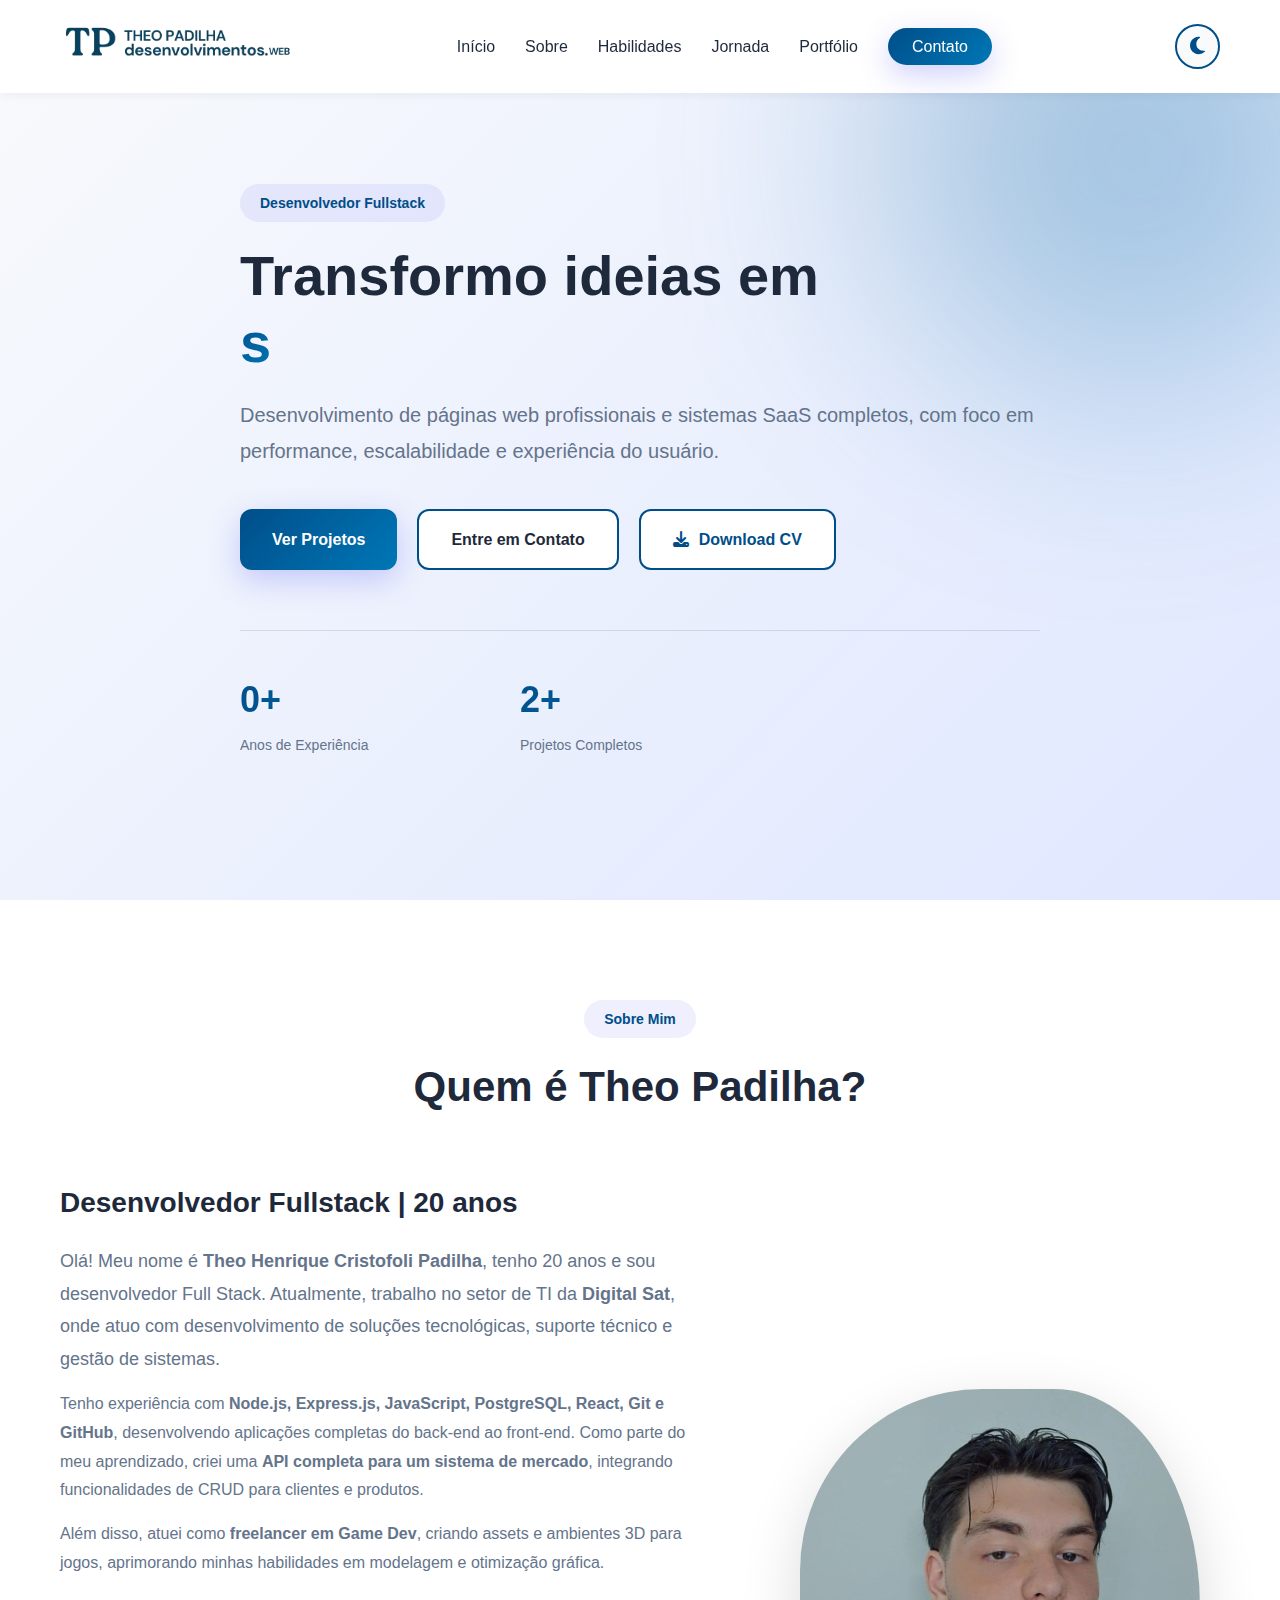
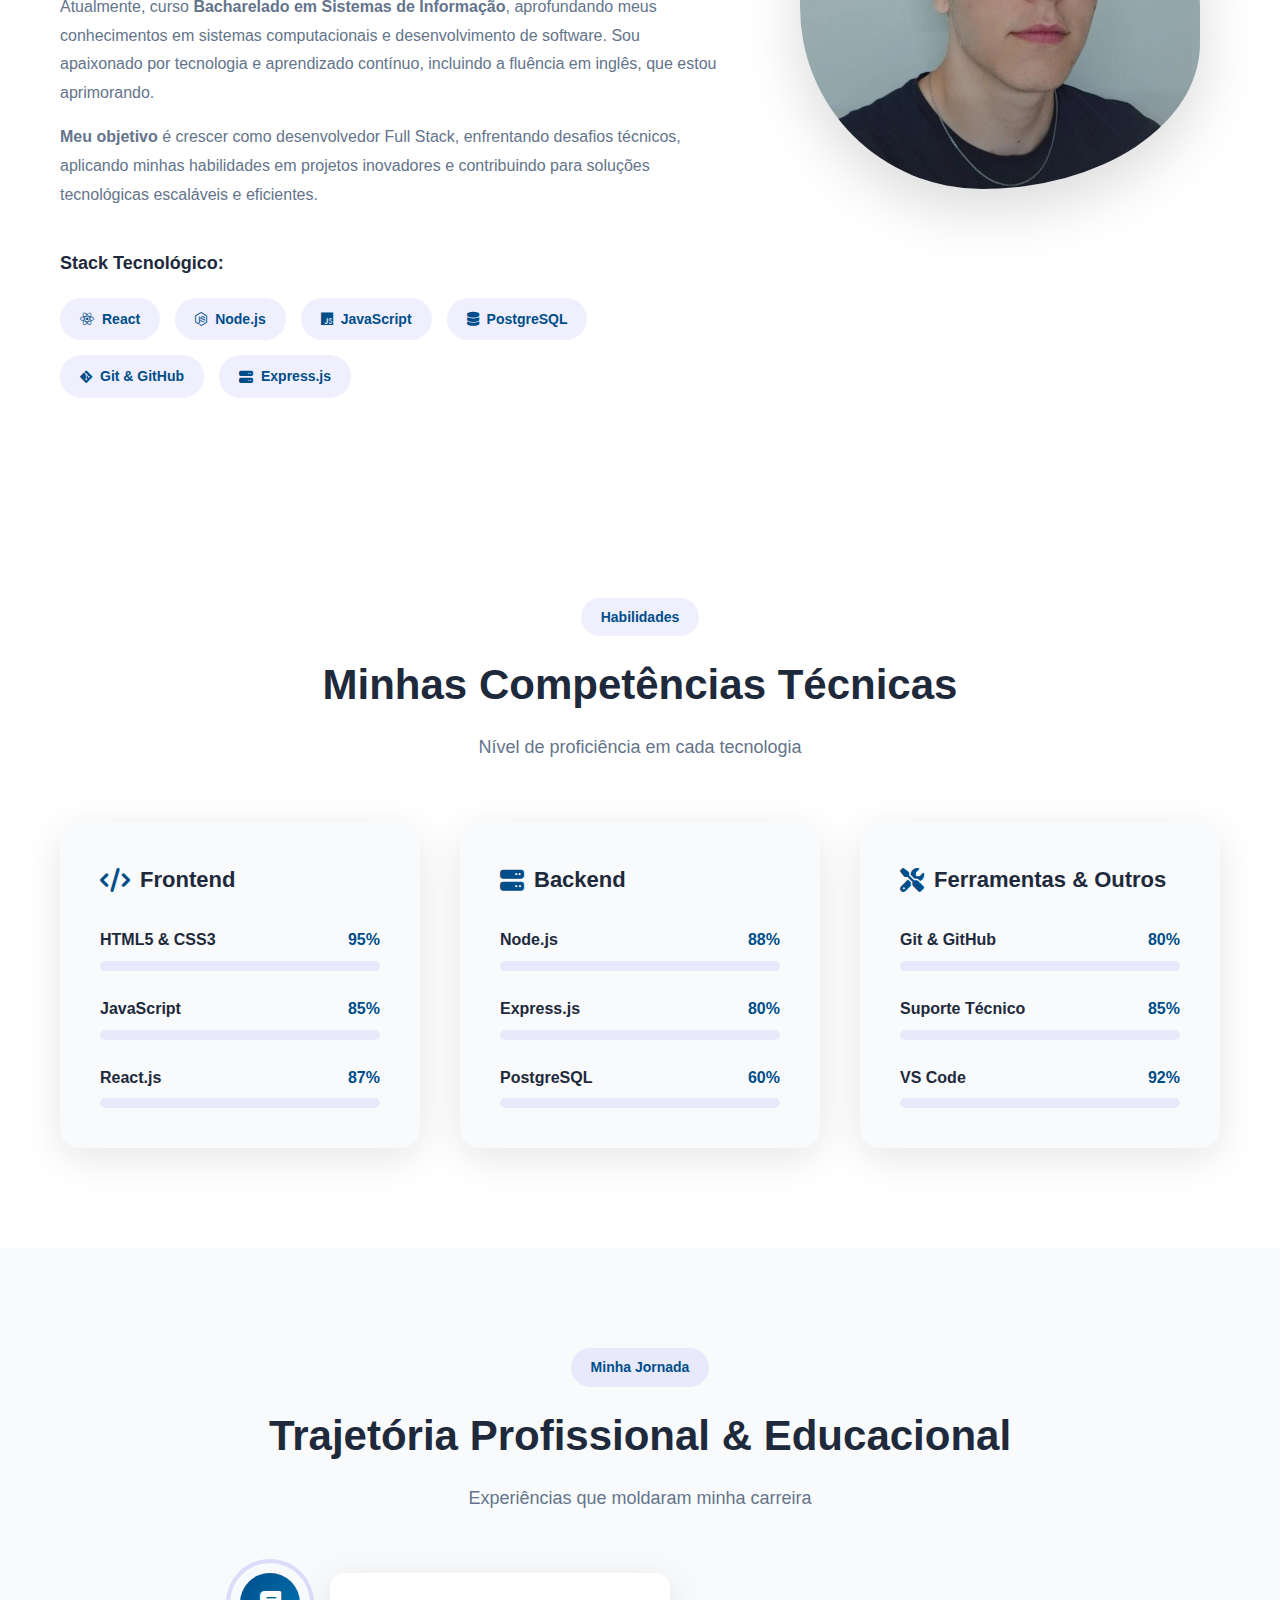
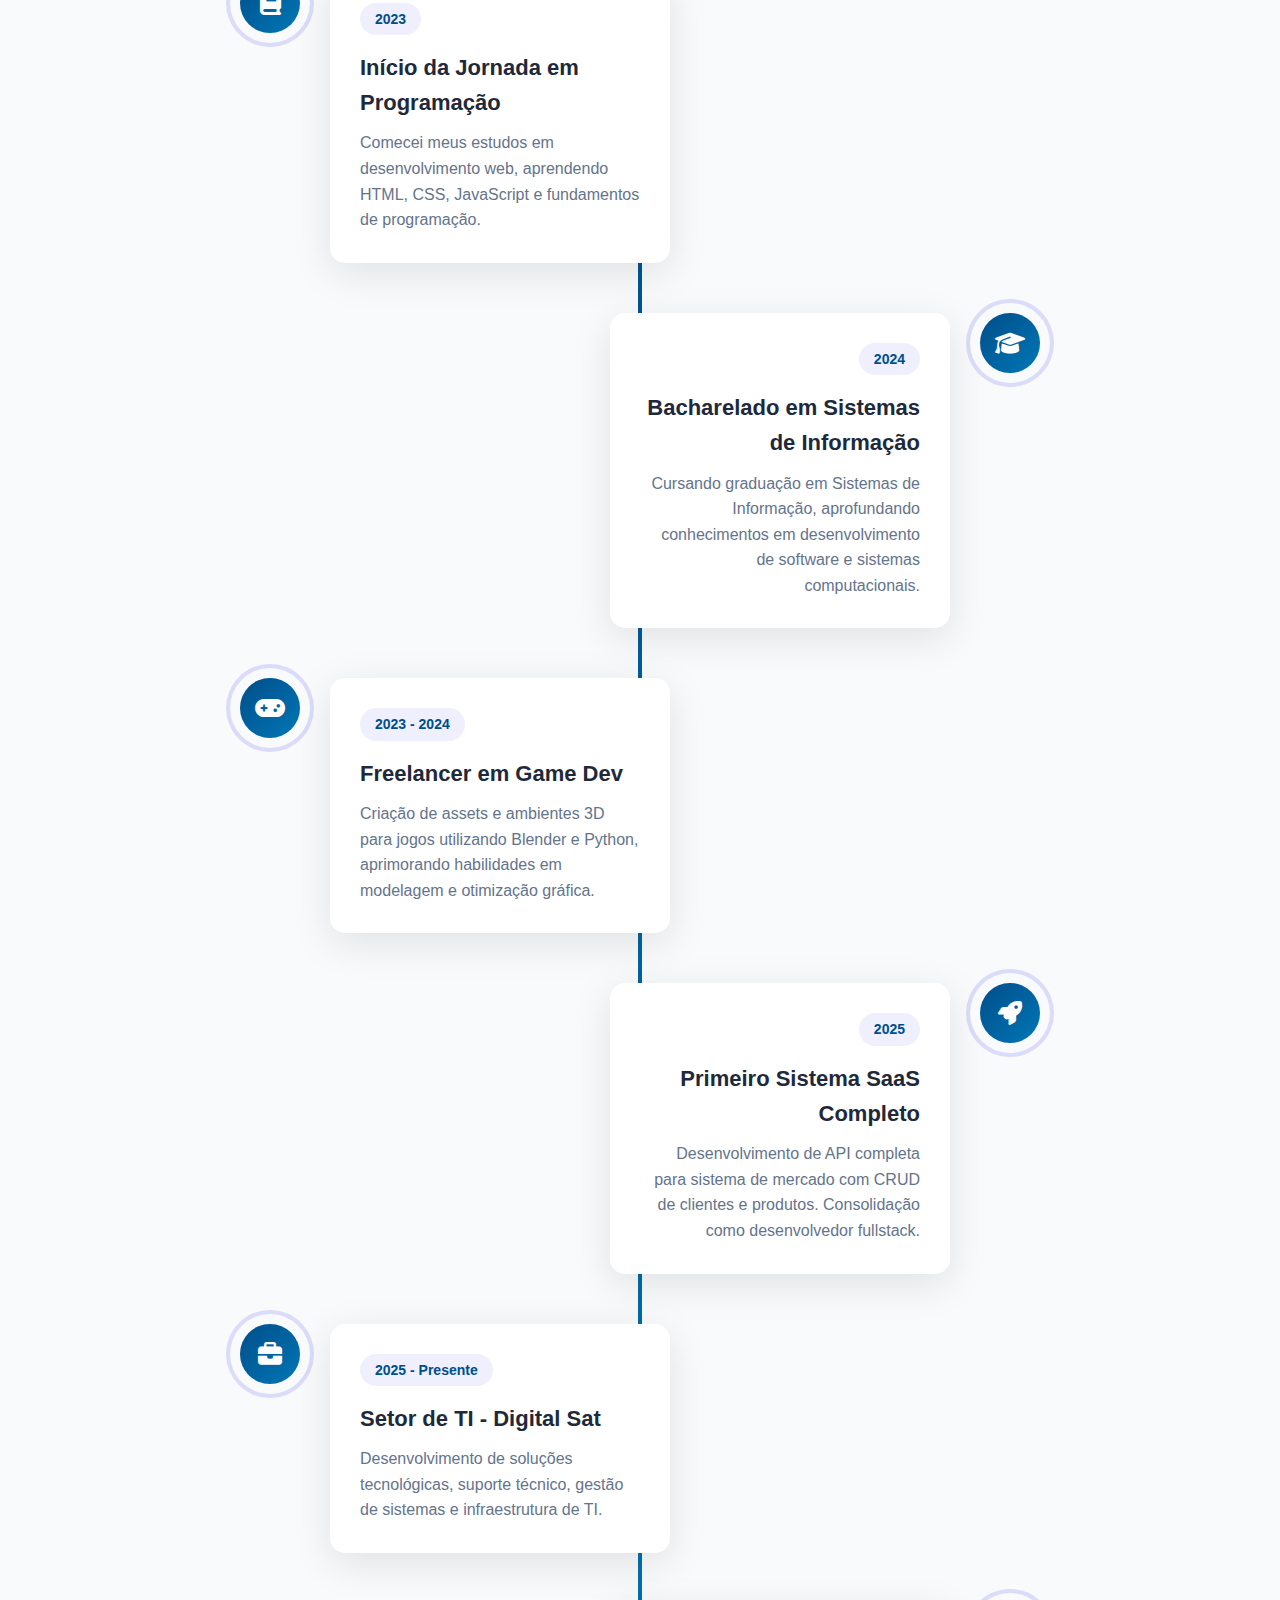
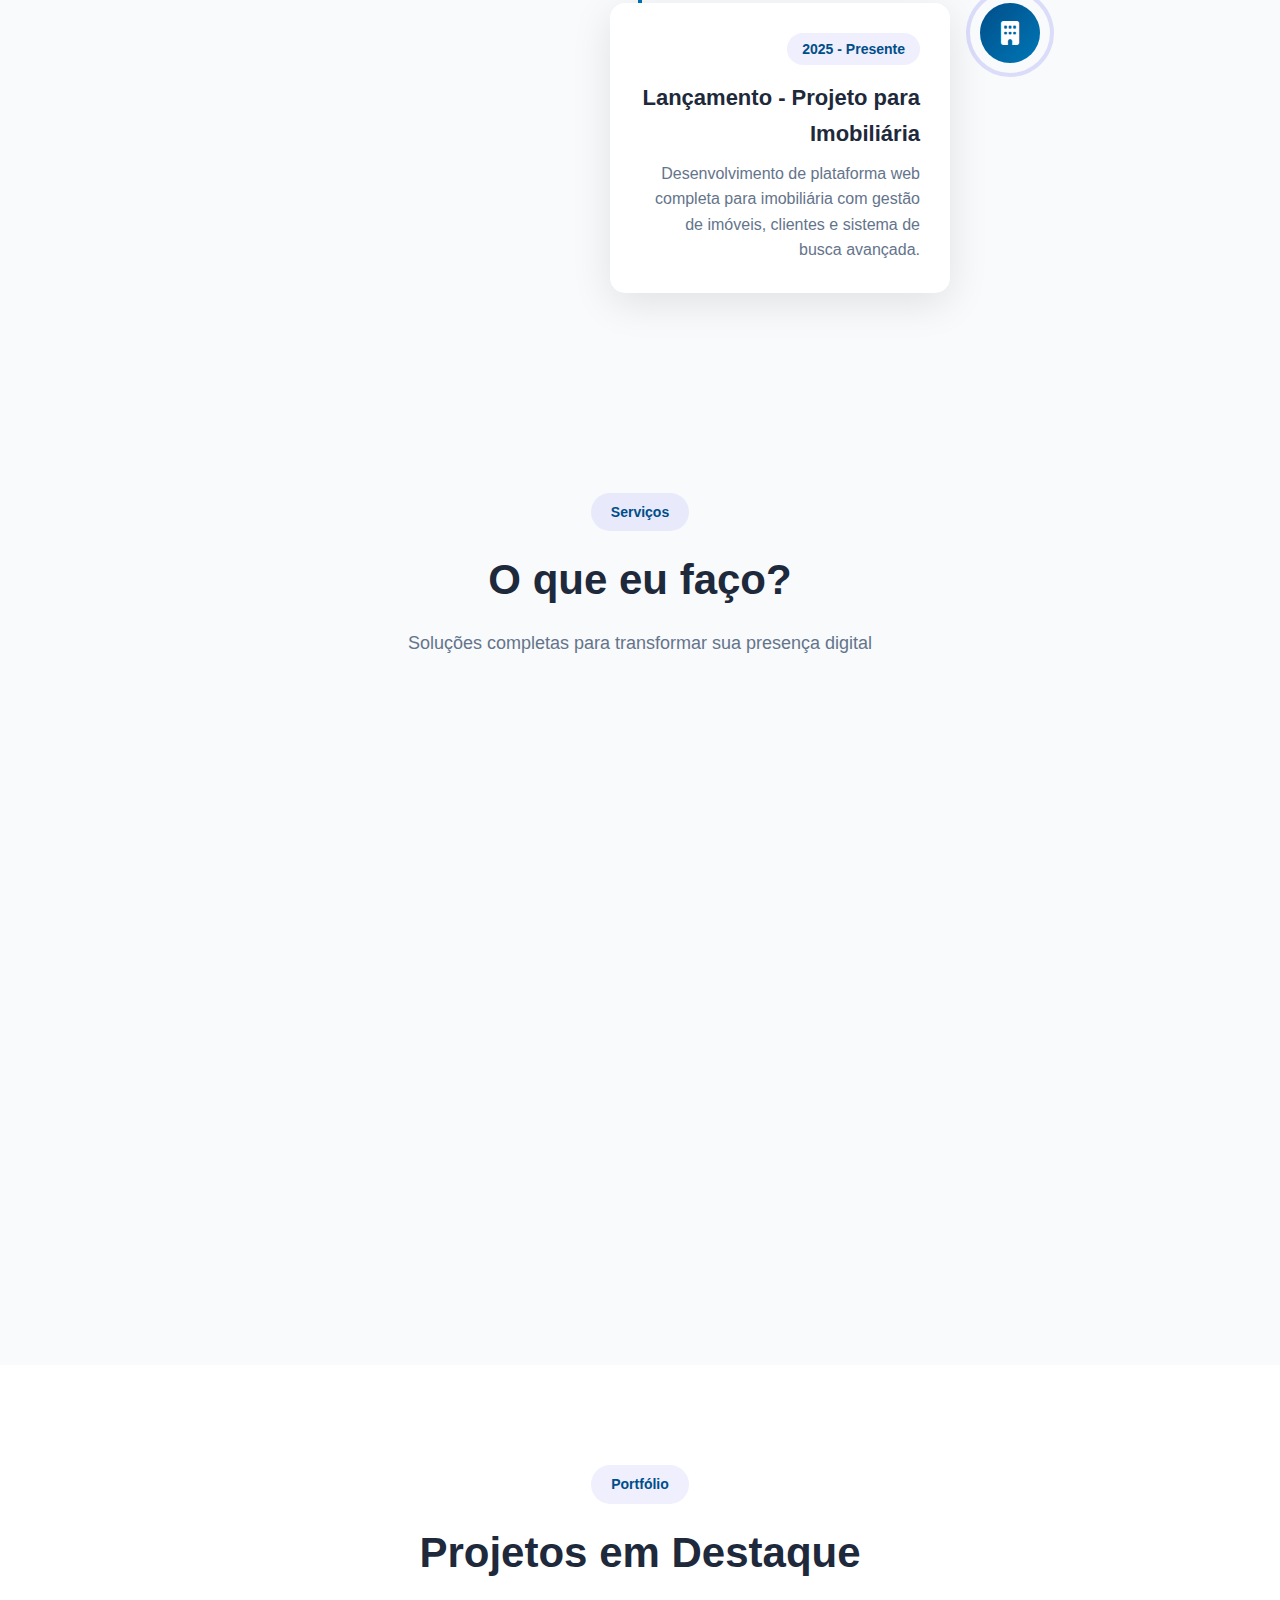
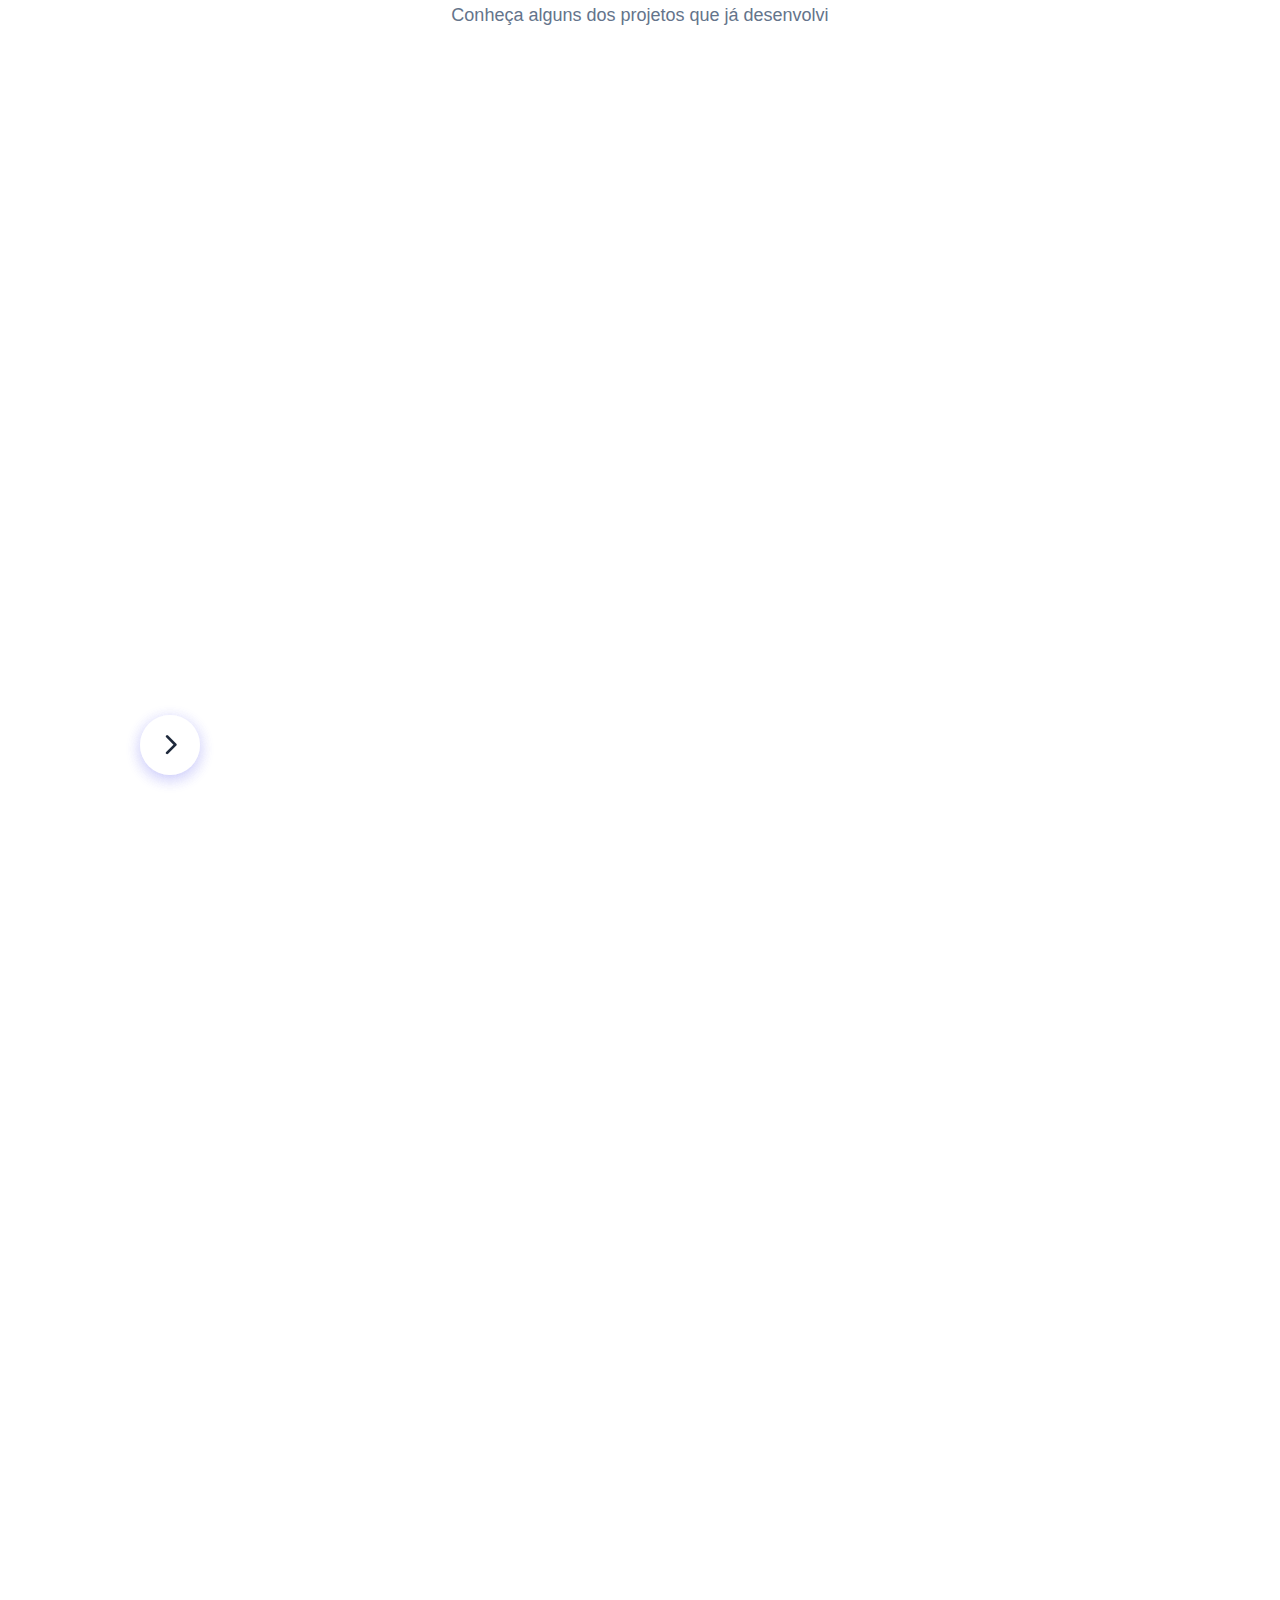
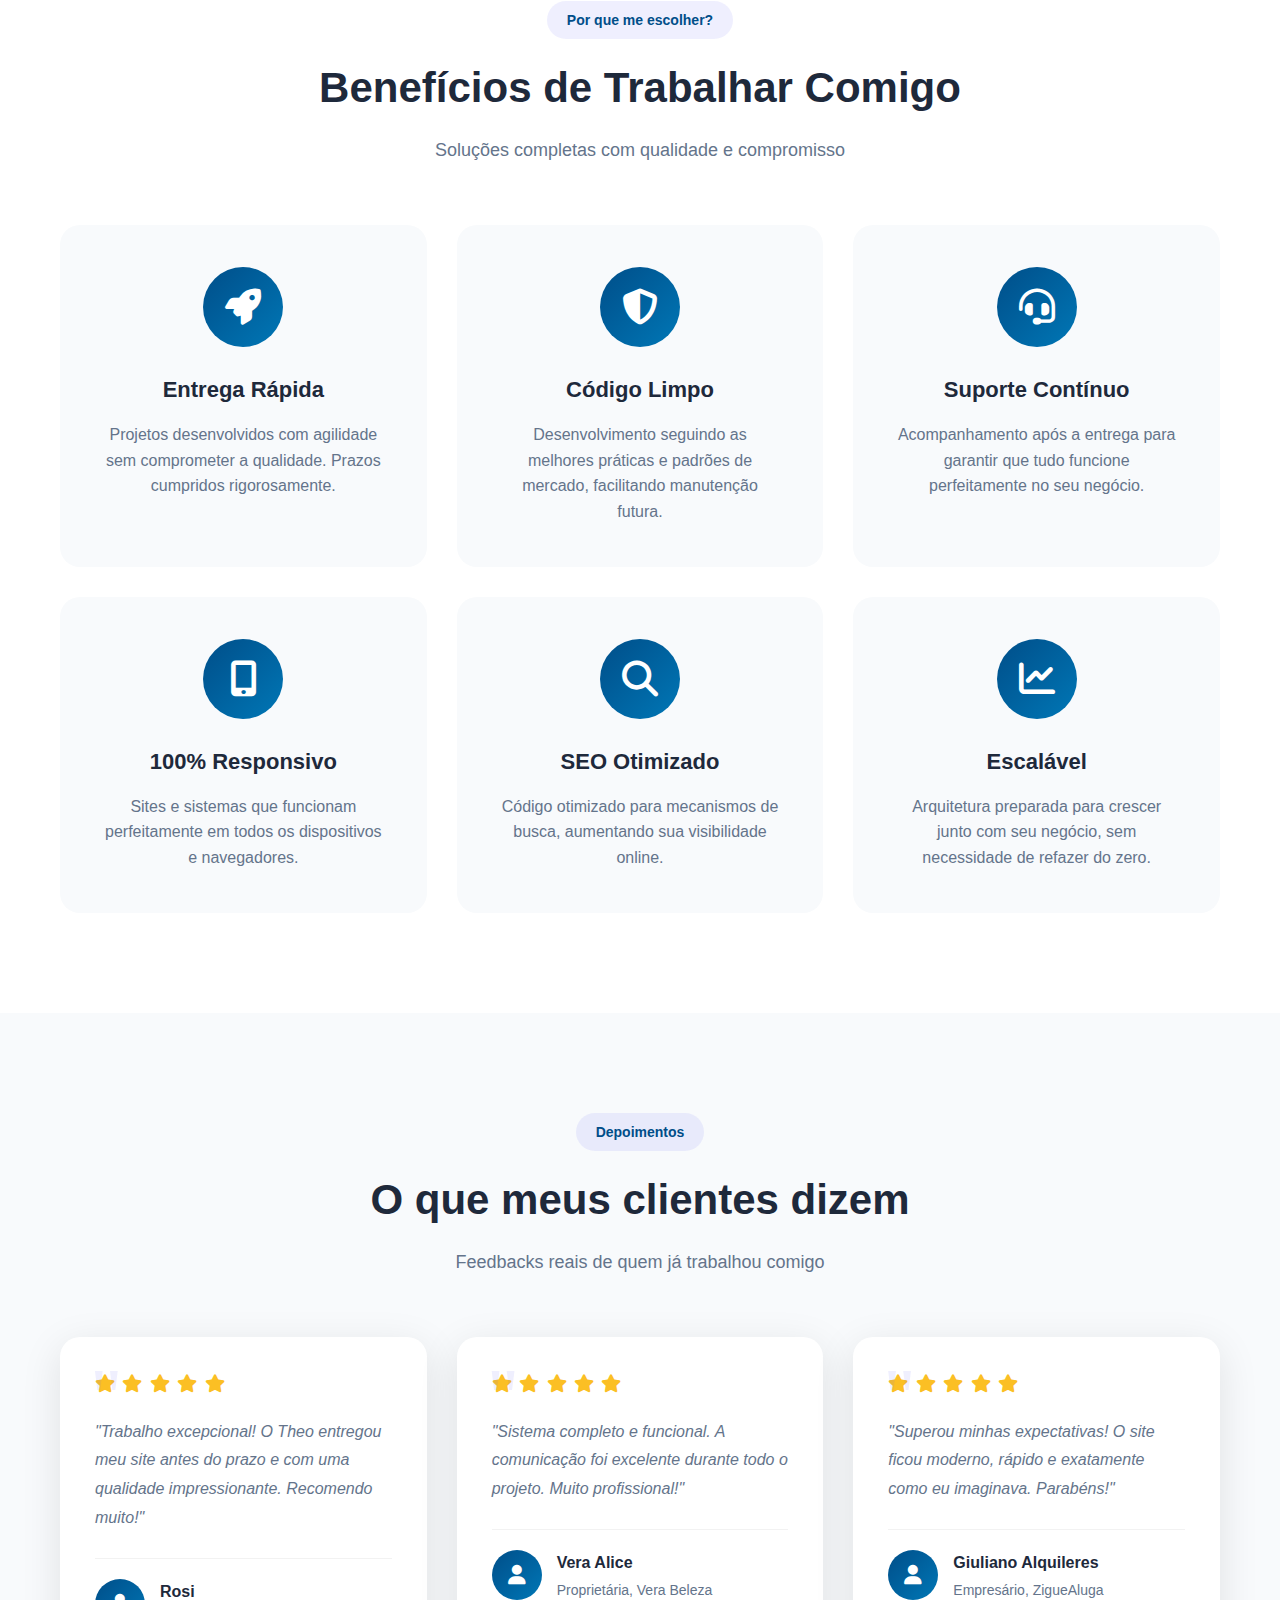
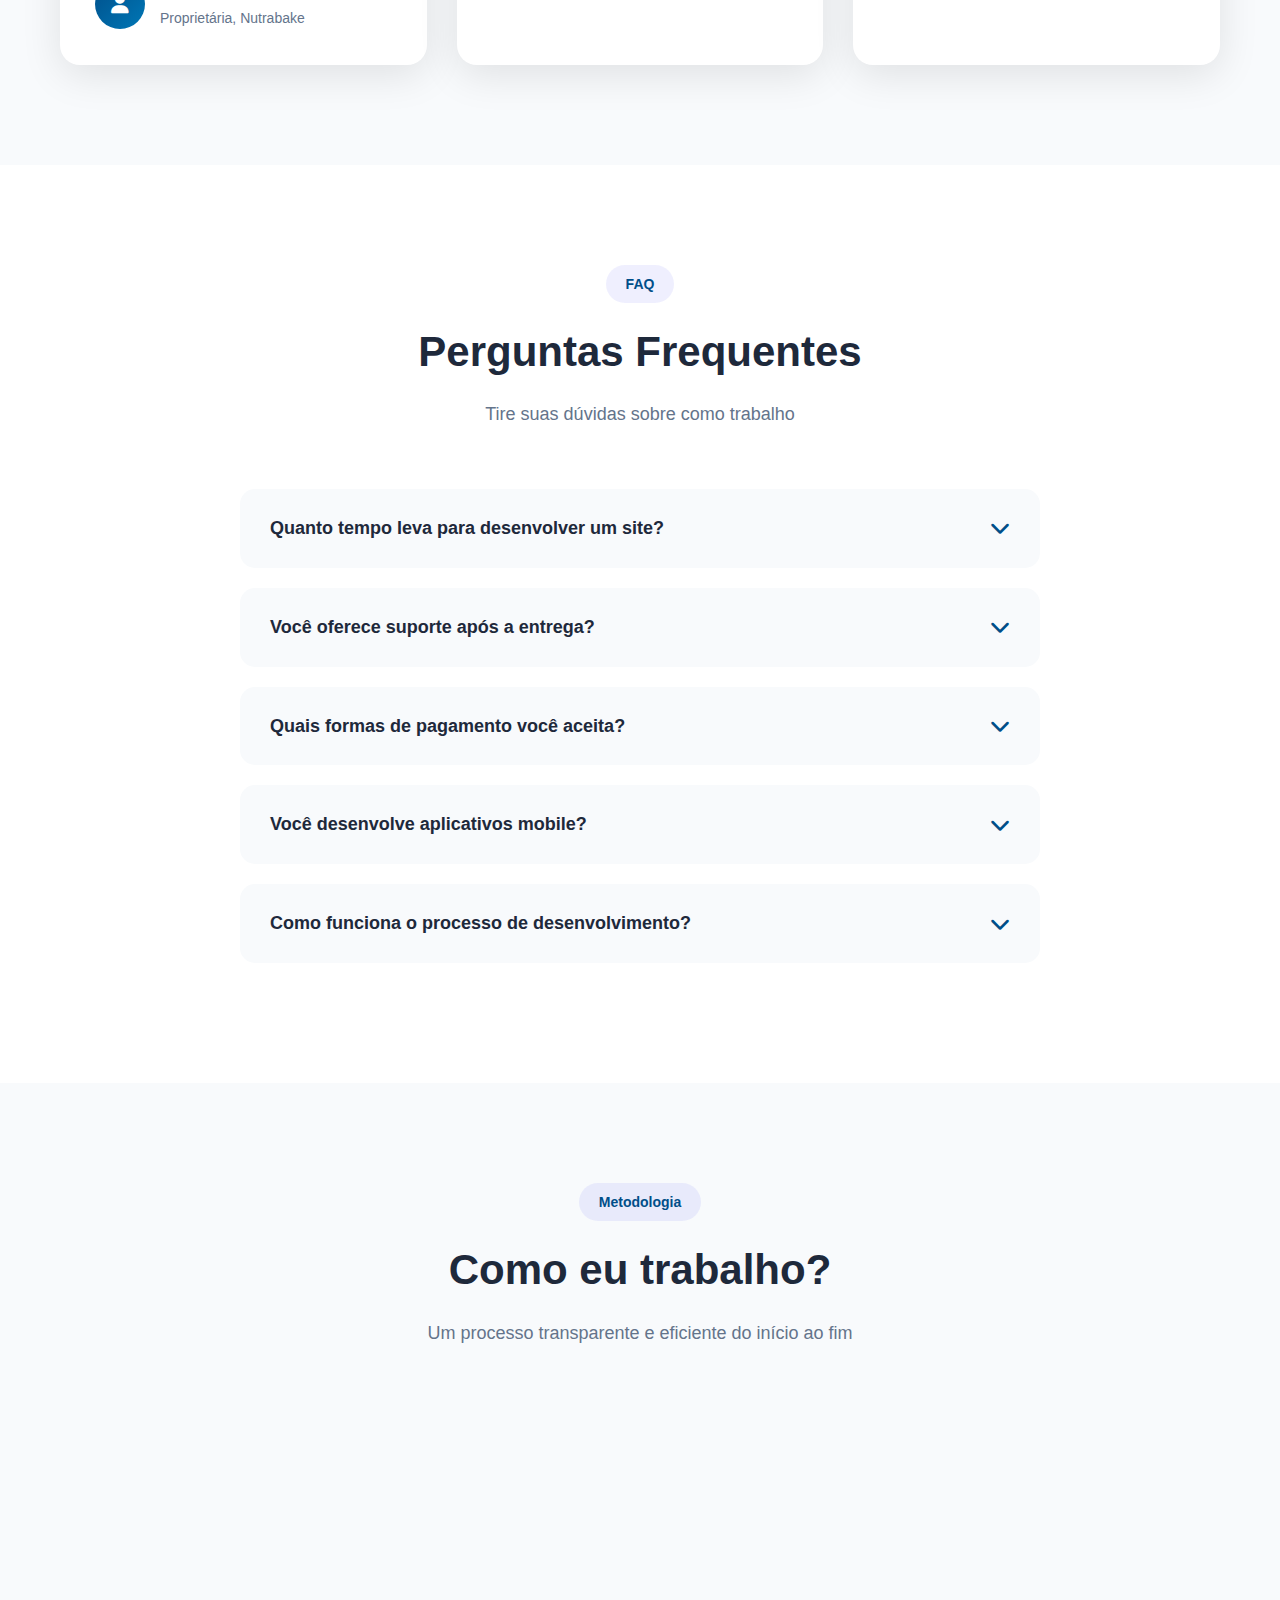
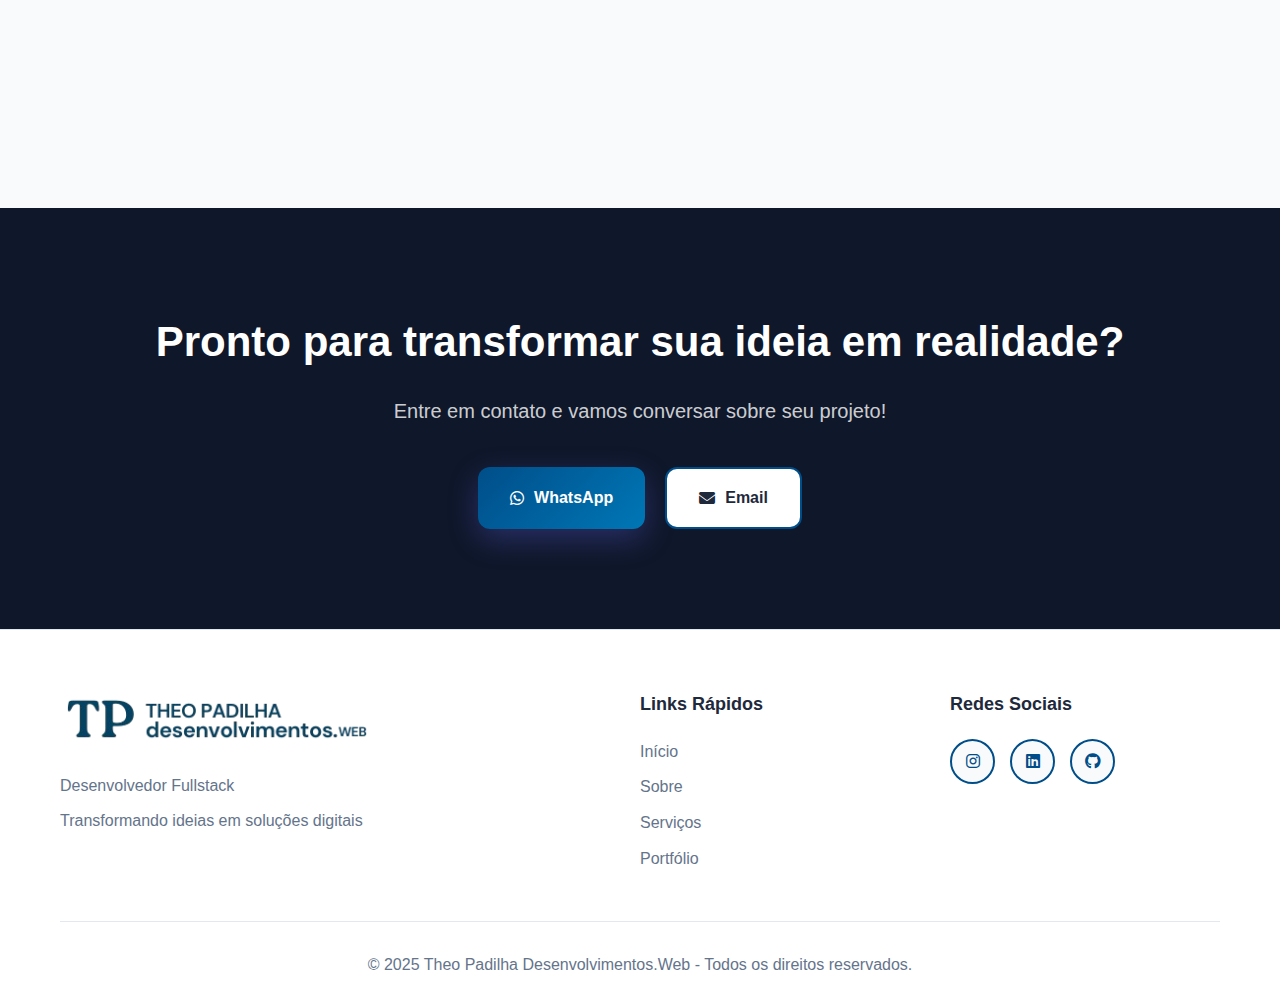
<file: index.html>
<!DOCTYPE html>
<html lang="pt-BR">
<head>
    <meta charset="UTF-8">
    <meta name="viewport" content="width=device-width, initial-scale=1.0">
    <title>Theo Padilha - Desenvolvedor Fullstack</title>
    <link rel="icon" type="image/png" href="TP_DEV.png">
    <link rel="stylesheet" href="style.css">
    <link rel="stylesheet" href="https://cdnjs.cloudflare.com/ajax/libs/font-awesome/6.4.0/css/all.min.css">
</head>
<body>
    <!-- Header/Navbar -->
    <header>
        <nav class="navbar">
            <div class="container">
                <div class="logo">
                    <img src="TP_DEV__1_-removebg-preview.png" alt="Theo Padilha Desenvolvimentos Web" class="logo-img">
                </div>
                <ul class="nav-menu">
                    <li><a href="#home">Início</a></li>
                    <li><a href="#about">Sobre</a></li>
                    <li><a href="#skills">Habilidades</a></li>
                    <li><a href="#journey">Jornada</a></li>
                    <li><a href="#portfolio">Portfólio</a></li>
                    <li><a href="#contact" class="btn-primary">Contato</a></li>
                </ul>
                <button class="theme-toggle" id="themeToggle" aria-label="Alternar tema">
                    <i class="fas fa-moon"></i>
                </button>
                <div class="hamburger">
                    <span></span>
                    <span></span>
                    <span></span>
                </div>
            </div>
        </nav>
    </header>

    <!-- Hero Section -->
    <section id="home" class="hero">
        <div class="container">
            <div class="hero-content">
                <span class="badge">Desenvolvedor Fullstack</span>
                <h1 class="hero-title">
                    Transformo ideias em <br>
                    <span class="gradient-text typed-text"></span><span class="cursor"></span>
                </h1>
                <p class="hero-description">
                    Desenvolvimento de páginas web profissionais e sistemas SaaS completos,
                    com foco em performance, escalabilidade e experiência do usuário.
                </p>
                <div class="hero-buttons">
                    <a href="#portfolio" class="btn btn-primary">Ver Projetos</a>
                    <a href="#contact" class="btn btn-secondary">Entre em Contato</a>
                    <a href="cv.pdf" download class="btn btn-download">
                        <i class="fas fa-download"></i> Download CV
                    </a>
                </div>
                <div class="hero-stats">
                    <div class="stat">
                        <h3>2+</h3>
                        <p>Anos de Experiência</p>
                    </div>
                    <div class="stat">
                        <h3>5+</h3>
                        <p>Projetos Completos</p>
                    </div>
                </div>
            </div>
        </div>
        <div class="hero-bg"></div>
    </section>

    <!-- About Section -->
    <section id="about" class="about">
        <div class="container">
            <div class="section-header">
                <span class="section-badge">Sobre Mim</span>
                <h2>Quem é Theo Padilha?</h2>
            </div>
            <div class="about-content">
                <div class="about-text">
                    <h3>Desenvolvedor Fullstack | 20 anos</h3>
                    <p class="about-description">
                        Olá! Meu nome é <strong>Theo Henrique Cristofoli Padilha</strong>, tenho 20 anos e sou desenvolvedor Full Stack.
                        Atualmente, trabalho no setor de TI da <strong>Digital Sat</strong>, onde atuo com desenvolvimento de soluções
                        tecnológicas, suporte técnico e gestão de sistemas.
                    </p>
                    <p>
                        Tenho experiência com <strong>Node.js, Express.js, JavaScript, PostgreSQL, React, Git e GitHub</strong>,
                        desenvolvendo aplicações completas do back-end ao front-end. Como parte do meu aprendizado, criei uma
                        <strong>API completa para um sistema de mercado</strong>, integrando funcionalidades de CRUD para clientes e produtos.
                    </p>
                    <p>
                        Além disso, atuei como <strong>freelancer em Game Dev</strong>, criando assets e ambientes 3D para jogos,
                        aprimorando minhas habilidades em modelagem e otimização gráfica.
                    </p>
                    <p>
                        Atualmente, curso <strong>Bacharelado em Sistemas de Informação</strong>, aprofundando meus conhecimentos em
                        sistemas computacionais e desenvolvimento de software. Sou apaixonado por tecnologia e aprendizado contínuo,
                        incluindo a fluência em inglês, que estou aprimorando.
                    </p>
                    <p>
                        <strong>Meu objetivo</strong> é crescer como desenvolvedor Full Stack, enfrentando desafios técnicos, aplicando
                        minhas habilidades em projetos inovadores e contribuindo para soluções tecnológicas escaláveis e eficientes.
                    </p>
                    <div class="tech-stack">
                        <h4>Stack Tecnológico:</h4>
                        <div class="tech-icons">
                            <span class="tech-badge"><i class="fab fa-react"></i> React</span>
                            <span class="tech-badge"><i class="fab fa-node-js"></i> Node.js</span>
                            <span class="tech-badge"><i class="fab fa-js"></i> JavaScript</span>
                            <span class="tech-badge"><i class="fas fa-database"></i> PostgreSQL</span>
                            <span class="tech-badge"><i class="fab fa-git-alt"></i> Git & GitHub</span>
                            <span class="tech-badge"><i class="fas fa-server"></i> Express.js</span>
                        </div>
                    </div>
                </div>
                <div class="about-image">
                    <img src="fotoUser.jpeg" alt="Theo Padilha" class="profile-photo">
                </div>
            </div>
        </div>
    </section>

    <!-- Skills Section -->
    <section id="skills" class="skills">
        <div class="container">
            <div class="section-header">
                <span class="section-badge">Habilidades</span>
                <h2>Minhas Competências Técnicas</h2>
                <p>Nível de proficiência em cada tecnologia</p>
            </div>
            <div class="skills-grid">
                <div class="skill-category">
                    <h3><i class="fas fa-code"></i> Frontend</h3>
                    <div class="skill-item">
                        <div class="skill-info">
                            <span>HTML5 & CSS3</span>
                            <span class="skill-percentage">95%</span>
                        </div>
                        <div class="skill-bar">
                            <div class="skill-progress" data-progress="95"></div>
                        </div>
                    </div>
                    <div class="skill-item">
                        <div class="skill-info">
                            <span>JavaScript</span>
                            <span class="skill-percentage">85%</span>
                        </div>
                        <div class="skill-bar">
                            <div class="skill-progress" data-progress="85"></div>
                        </div>
                    </div>
                    <div class="skill-item">
                        <div class="skill-info">
                            <span>React.js</span>
                            <span class="skill-percentage">87%</span>
                        </div>
                        <div class="skill-bar">
                            <div class="skill-progress" data-progress="87"></div>
                        </div>
                    </div>
                </div>

                <div class="skill-category">
                    <h3><i class="fas fa-server"></i> Backend</h3>
                    <div class="skill-item">
                        <div class="skill-info">
                            <span>Node.js</span>
                            <span class="skill-percentage">88%</span>
                        </div>
                        <div class="skill-bar">
                            <div class="skill-progress" data-progress="88"></div>
                        </div>
                    </div>
                    <div class="skill-item">
                        <div class="skill-info">
                            <span>Express.js</span>
                            <span class="skill-percentage">80%</span>
                        </div>
                        <div class="skill-bar">
                            <div class="skill-progress" data-progress="80"></div>
                        </div>
                    </div>
                    <div class="skill-item">
                        <div class="skill-info">
                            <span>PostgreSQL</span>
                            <span class="skill-percentage">60%</span>
                        </div>
                        <div class="skill-bar">
                            <div class="skill-progress" data-progress="60"></div>
                        </div>
                    </div>
                </div>

                <div class="skill-category">
                    <h3><i class="fas fa-tools"></i> Ferramentas & Outros</h3>
                    <div class="skill-item">
                        <div class="skill-info">
                            <span>Git & GitHub</span>
                            <span class="skill-percentage">80%</span>
                        </div>
                        <div class="skill-bar">
                            <div class="skill-progress" data-progress="80"></div>
                        </div>
                    </div>
                    <div class="skill-item">
                        <div class="skill-info">
                            <span>Suporte Técnico</span>
                            <span class="skill-percentage">85%</span>
                        </div>
                        <div class="skill-bar">
                            <div class="skill-progress" data-progress="85"></div>
                        </div>
                    </div>
                    <div class="skill-item">
                        <div class="skill-info">
                            <span>VS Code</span>
                            <span class="skill-percentage">92%</span>
                        </div>
                        <div class="skill-bar">
                            <div class="skill-progress" data-progress="92"></div>
                        </div>
                    </div>
                </div>
            </div>
        </div>
    </section>

    <!-- Journey/Timeline Section -->
    <section id="journey" class="journey">
        <div class="container">
            <div class="section-header">
                <span class="section-badge">Minha Jornada</span>
                <h2>Trajetória Profissional & Educacional</h2>
                <p>Experiências que moldaram minha carreira</p>
            </div>
            <div class="timeline">
                <div class="timeline-item">
                    <div class="timeline-icon">
                        <i class="fas fa-book"></i>
                    </div>
                    <div class="timeline-content">
                        <span class="timeline-date">2023</span>
                        <h3>Início da Jornada em Programação</h3>
                        <p>Comecei meus estudos em desenvolvimento web, aprendendo HTML, CSS, JavaScript e fundamentos de programação.</p>
                    </div>
                </div>

                <div class="timeline-item">
                    <div class="timeline-icon">
                        <i class="fas fa-graduation-cap"></i>
                    </div>
                    <div class="timeline-content">
                        <span class="timeline-date">2024</span>
                        <h3>Bacharelado em Sistemas de Informação</h3>
                        <p>Cursando graduação em Sistemas de Informação, aprofundando conhecimentos em desenvolvimento de software e sistemas computacionais.</p>
                    </div>
                </div>

                <div class="timeline-item">
                    <div class="timeline-icon">
                        <i class="fas fa-gamepad"></i>
                    </div>
                    <div class="timeline-content">
                        <span class="timeline-date">2023 - 2024</span>
                        <h3>Freelancer em Game Dev</h3>
                        <p>Criação de assets e ambientes 3D para jogos utilizando Blender e Python, aprimorando habilidades em modelagem e otimização gráfica.</p>
                    </div>
                </div>

                <div class="timeline-item">
                    <div class="timeline-icon">
                        <i class="fas fa-rocket"></i>
                    </div>
                    <div class="timeline-content">
                        <span class="timeline-date">2025</span>
                        <h3>Primeiro Sistema SaaS Completo</h3>
                        <p>Desenvolvimento de API completa para sistema de mercado com CRUD de clientes e produtos. Consolidação como desenvolvedor fullstack.</p>
                    </div>
                </div>

                <div class="timeline-item">
                    <div class="timeline-icon">
                        <i class="fas fa-briefcase"></i>
                    </div>
                    <div class="timeline-content">
                        <span class="timeline-date">2025 - Presente</span>
                        <h3>Setor de TI - Digital Sat</h3>
                        <p>Desenvolvimento de soluções tecnológicas, suporte técnico, gestão de sistemas e infraestrutura de TI.</p>
                    </div>
                </div>

                <div class="timeline-item">
                    <div class="timeline-icon">
                        <i class="fas fa-building"></i>
                    </div>
                    <div class="timeline-content">
                        <span class="timeline-date">2025 - Presente</span>
                        <h3>Lançamento - Projeto para Imobiliária</h3>
                        <p>Desenvolvimento de plataforma web completa para imobiliária com gestão de imóveis, clientes e sistema de busca avançada.</p>
                    </div>
                </div>
            </div>
        </div>
    </section>

    <!-- Services Section -->
    <section id="services" class="services">
        <div class="container">
            <div class="section-header">
                <span class="section-badge">Serviços</span>
                <h2>O que eu faço?</h2>
                <p>Soluções completas para transformar sua presença digital</p>
            </div>
            <div class="services-grid">
                <div class="service-card featured">
                    <div class="service-badge">Mais Popular</div>
                    <div class="service-icon">
                        <i class="fas fa-laptop-code"></i>
                    </div>
                    <h3>Desenvolvimento Web</h3>
                    <p>
                        Criação de sites profissionais, landing pages e portfólios com design moderno
                        e totalmente responsivos. Foco em performance e experiência do usuário.
                    </p>
                    <ul class="service-features">
                        <li><i class="fas fa-check"></i> Design Responsivo</li>
                        <li><i class="fas fa-check"></i> SEO Otimizado</li>
                        <li><i class="fas fa-check"></i> Performance Elevada</li>
                        <li><i class="fas fa-check"></i> UX/UI Moderno</li>
                    </ul>
                </div>
                <div class="service-card">
                    <div class="service-icon">
                        <i class="fas fa-cloud"></i>
                    </div>
                    <h3>Sistemas SaaS</h3>
                    <p>
                        Desenvolvimento de sistemas completos, plataformas web e aplicações SaaS
                        escaláveis. Da concepção ao deploy, com arquitetura robusta.
                    </p>
                    <ul class="service-features">
                        <li><i class="fas fa-check"></i> Arquitetura Escalável</li>
                        <li><i class="fas fa-check"></i> APIs RESTful</li>
                        <li><i class="fas fa-check"></i> Banco de Dados</li>
                        <li><i class="fas fa-check"></i> Autenticação Segura</li>
                    </ul>
                </div>
                <div class="service-card">
                    <div class="service-icon">
                        <i class="fas fa-mobile-alt"></i>
                    </div>
                    <h3>Aplicações Responsivas</h3>
                    <p>
                        Desenvolvimento de interfaces modernas e responsivas que funcionam perfeitamente
                        em qualquer dispositivo, do mobile ao desktop.
                    </p>
                    <ul class="service-features">
                        <li><i class="fas fa-check"></i> Mobile First</li>
                        <li><i class="fas fa-check"></i> UX/UI Design</li>
                        <li><i class="fas fa-check"></i> Cross-browser</li>
                    </ul>
                </div>
            </div>
        </div>
    </section>

    <!-- Portfolio Section -->
    <section id="portfolio" class="portfolio">
        <div class="container">
            <div class="section-header">
                <span class="section-badge">Portfólio</span>
                <h2>Projetos em Destaque</h2>
                <p>Conheça alguns dos projetos que já desenvolvi</p>
            </div>
            <div class="portfolio-carousel">
                <div class="carousel-container">
                    <div class="carousel-track">
                        <div class="portfolio-card active">
                            <div class="portfolio-image">
                                <img src="projetoNutrabake.png" alt="Nutrabake - Cardápio Online">
                                <div class="portfolio-overlay">
                                    <a href="https://nutrabake-site.vercel.app" target="_blank" class="portfolio-link">
                                        <i class="fas fa-external-link-alt"></i> Ver Projeto
                                    </a>
                                </div>
                            </div>
                            <div class="portfolio-info">
                                <h3>Nutrabake</h3>
                                <p>Cardápio online moderno e responsivo para empresa do ramo alimentício, desenvolvido para a Rosi, facilitando pedidos e navegação.</p>
                                <div class="portfolio-tags">
                                    <span>HTML/CSS</span>
                                    <span>JavaScript</span>
                                    <span>Responsivo</span>
                                </div>
                            </div>
                        </div>
                        <div class="portfolio-card">
                            <div class="portfolio-image">
                                <img src="projetoVera.png" alt="Vera Beleza - Landing Page">
                                <div class="portfolio-overlay">
                                    <a href="https://vera-beleza.vercel.app" target="_blank" class="portfolio-link">
                                        <i class="fas fa-external-link-alt"></i> Ver Projeto
                                    </a>
                                </div>
                            </div>
                            <div class="portfolio-info">
                                <h3>Vera Beleza</h3>
                                <p>Landing page profissional desenvolvida para Vera Alice, destacando seus serviços de beleza com design elegante e responsivo.</p>
                                <div class="portfolio-tags">
                                    <span>Landing Page</span>
                                    <span>HTML/CSS</span>
                                    <span>Vercel</span>
                                </div>
                            </div>
                        </div>
                        <div class="portfolio-card">
                            <div class="portfolio-image">
                                <img src="Ziguealuga.png" alt="ZigueAluga - Sistema SaaS">
                                <div class="portfolio-overlay">
                                    <a href="https://ziguealuga.com" target="_blank" class="portfolio-link">
                                        <i class="fas fa-external-link-alt"></i> Ver Projeto
                                    </a>
                                </div>
                            </div>
                            <div class="portfolio-info">
                                <h3>ZigueAluga</h3>
                                <p>Sistema SaaS completo desenvolvido para Giuliano Alquileres, com gestão de locações, clientes e pagamentos. Frontend e backend integrados.</p>
                                <div class="portfolio-tags">
                                    <span>SaaS</span>
                                    <span>Fullstack</span>
                                    <span>VPS Hostinger</span>
                                </div>
                            </div>
                        </div>
                    </div>
                </div>
                <div class="carousel-nav">
                    <button class="carousel-btn prev-btn" aria-label="Projeto anterior">
                        <i class="fas fa-chevron-left"></i>
                    </button>
                    <div class="carousel-dots"></div>
                    <button class="carousel-btn next-btn" aria-label="Próximo projeto">
                        <i class="fas fa-chevron-right"></i>
                    </button>
                </div>
            </div>
        </div>
    </section>

    <!-- Benefits Section -->
    <section class="benefits">
        <div class="container">
            <div class="section-header">
                <span class="section-badge">Por que me escolher?</span>
                <h2>Benefícios de Trabalhar Comigo</h2>
                <p>Soluções completas com qualidade e compromisso</p>
            </div>
            <div class="benefits-grid">
                <div class="benefit-card">
                    <div class="benefit-icon">
                        <i class="fas fa-rocket"></i>
                    </div>
                    <h3>Entrega Rápida</h3>
                    <p>Projetos desenvolvidos com agilidade sem comprometer a qualidade. Prazos cumpridos rigorosamente.</p>
                </div>
                <div class="benefit-card">
                    <div class="benefit-icon">
                        <i class="fas fa-shield-alt"></i>
                    </div>
                    <h3>Código Limpo</h3>
                    <p>Desenvolvimento seguindo as melhores práticas e padrões de mercado, facilitando manutenção futura.</p>
                </div>
                <div class="benefit-card">
                    <div class="benefit-icon">
                        <i class="fas fa-headset"></i>
                    </div>
                    <h3>Suporte Contínuo</h3>
                    <p>Acompanhamento após a entrega para garantir que tudo funcione perfeitamente no seu negócio.</p>
                </div>
                <div class="benefit-card">
                    <div class="benefit-icon">
                        <i class="fas fa-mobile-alt"></i>
                    </div>
                    <h3>100% Responsivo</h3>
                    <p>Sites e sistemas que funcionam perfeitamente em todos os dispositivos e navegadores.</p>
                </div>
                <div class="benefit-card">
                    <div class="benefit-icon">
                        <i class="fas fa-search"></i>
                    </div>
                    <h3>SEO Otimizado</h3>
                    <p>Código otimizado para mecanismos de busca, aumentando sua visibilidade online.</p>
                </div>
                <div class="benefit-card">
                    <div class="benefit-icon">
                        <i class="fas fa-chart-line"></i>
                    </div>
                    <h3>Escalável</h3>
                    <p>Arquitetura preparada para crescer junto com seu negócio, sem necessidade de refazer do zero.</p>
                </div>
            </div>
        </div>
    </section>

    <!-- Testimonials Section -->
    <section class="testimonials">
        <div class="container">
            <div class="section-header">
                <span class="section-badge">Depoimentos</span>
                <h2>O que meus clientes dizem</h2>
                <p>Feedbacks reais de quem já trabalhou comigo</p>
            </div>
            <div class="testimonials-grid">
                <div class="testimonial-card">
                    <div class="testimonial-rating">
                        <i class="fas fa-star"></i>
                        <i class="fas fa-star"></i>
                        <i class="fas fa-star"></i>
                        <i class="fas fa-star"></i>
                        <i class="fas fa-star"></i>
                    </div>
                    <p class="testimonial-text">
                        "Trabalho excepcional! O Theo entregou meu site antes do prazo e com uma qualidade impressionante. Recomendo muito!"
                    </p>
                    <div class="testimonial-author">
                        <div class="author-avatar">
                            <i class="fas fa-user"></i>
                        </div>
                        <div class="author-info">
                            <h4>Rosi</h4>
                            <p>Proprietária, Nutrabake</p>
                        </div>
                    </div>
                </div>
                <div class="testimonial-card">
                    <div class="testimonial-rating">
                        <i class="fas fa-star"></i>
                        <i class="fas fa-star"></i>
                        <i class="fas fa-star"></i>
                        <i class="fas fa-star"></i>
                        <i class="fas fa-star"></i>
                    </div>
                    <p class="testimonial-text">
                        "Sistema completo e funcional. A comunicação foi excelente durante todo o projeto. Muito profissional!"
                    </p>
                    <div class="testimonial-author">
                        <div class="author-avatar">
                            <i class="fas fa-user"></i>
                        </div>
                        <div class="author-info">
                            <h4>Vera Alice</h4>
                            <p>Proprietária, Vera Beleza</p>
                        </div>
                    </div>
                </div>
                <div class="testimonial-card">
                    <div class="testimonial-rating">
                        <i class="fas fa-star"></i>
                        <i class="fas fa-star"></i>
                        <i class="fas fa-star"></i>
                        <i class="fas fa-star"></i>
                        <i class="fas fa-star"></i>
                    </div>
                    <p class="testimonial-text">
                        "Superou minhas expectativas! O site ficou moderno, rápido e exatamente como eu imaginava. Parabéns!"
                    </p>
                    <div class="testimonial-author">
                        <div class="author-avatar">
                            <i class="fas fa-user"></i>
                        </div>
                        <div class="author-info">
                            <h4>Giuliano Alquileres</h4>
                            <p>Empresário, ZigueAluga</p>
                        </div>
                    </div>
                </div>
            </div>
        </div>
    </section>

    <!-- FAQ Section -->
    <section class="faq">
        <div class="container">
            <div class="section-header">
                <span class="section-badge">FAQ</span>
                <h2>Perguntas Frequentes</h2>
                <p>Tire suas dúvidas sobre como trabalho</p>
            </div>
            <div class="faq-container">
                <div class="faq-item">
                    <div class="faq-question">
                        <h3>Quanto tempo leva para desenvolver um site?</h3>
                        <i class="fas fa-chevron-down"></i>
                    </div>
                    <div class="faq-answer">
                        <p>O prazo varia de acordo com a complexidade do projeto. Sites simples podem ficar prontos em 1-2 semanas, enquanto sistemas mais complexos podem levar de 4-8 semanas. Sempre defino prazos realistas no início do projeto.</p>
                    </div>
                </div>
                <div class="faq-item">
                    <div class="faq-question">
                        <h3>Você oferece suporte após a entrega?</h3>
                        <i class="fas fa-chevron-down"></i>
                    </div>
                    <div class="faq-answer">
                        <p>Sim! Todos os meus projetos incluem um período de suporte gratuito para ajustes e dúvidas. Também ofereço planos de manutenção mensal para quem deseja suporte contínuo.</p>
                    </div>
                </div>
                <div class="faq-item">
                    <div class="faq-question">
                        <h3>Quais formas de pagamento você aceita?</h3>
                        <i class="fas fa-chevron-down"></i>
                    </div>
                    <div class="faq-answer">
                        <p>Aceito pagamentos via PIX, transferência bancária e parcelamento. Geralmente trabalho com 50% de entrada e 50% na entrega do projeto.</p>
                    </div>
                </div>
                <div class="faq-item">
                    <div class="faq-question">
                        <h3>Você desenvolve aplicativos mobile?</h3>
                        <i class="fas fa-chevron-down"></i>
                    </div>
                    <div class="faq-answer">
                        <p>Atualmente meu foco é desenvolvimento web (sites e sistemas). No entanto, posso desenvolver Progressive Web Apps (PWA) que funcionam como aplicativos em smartphones.</p>
                    </div>
                </div>
                <div class="faq-item">
                    <div class="faq-question">
                        <h3>Como funciona o processo de desenvolvimento?</h3>
                        <i class="fas fa-chevron-down"></i>
                    </div>
                    <div class="faq-answer">
                        <p>Primeiro fazemos um briefing detalhado, depois crio protótipos para aprovação, desenvolvimento do código, testes, e por fim entrego o projeto com treinamento se necessário. Mantenho comunicação constante durante todo o processo.</p>
                    </div>
                </div>
            </div>
        </div>
    </section>

    <!-- Process Section -->
    <section class="process">
        <div class="container">
            <div class="section-header">
                <span class="section-badge">Metodologia</span>
                <h2>Como eu trabalho?</h2>
                <p>Um processo transparente e eficiente do início ao fim</p>
            </div>
            <div class="process-steps">
                <div class="process-step">
                    <div class="step-number">01</div>
                    <h3>Briefing & Planejamento</h3>
                    <p>Entendo suas necessidades e objetivos para criar a melhor solução</p>
                </div>
                <div class="process-step">
                    <div class="step-number">02</div>
                    <h3>Design & Prototipação</h3>
                    <p>Crio protótipos visuais para você aprovar antes do desenvolvimento</p>
                </div>
                <div class="process-step">
                    <div class="step-number">03</div>
                    <h3>Desenvolvimento</h3>
                    <p>Codifico com as melhores práticas e tecnologias do mercado</p>
                </div>
                <div class="process-step">
                    <div class="step-number">04</div>
                    <h3>Testes & Deploy</h3>
                    <p>Testo tudo minuciosamente antes de colocar seu projeto no ar</p>
                </div>
            </div>
        </div>
    </section>

    <!-- CTA Section -->
    <section id="contact" class="cta">
        <div class="container">
            <div class="cta-content">
                <h2>Pronto para transformar sua ideia em realidade?</h2>
                <p>Entre em contato e vamos conversar sobre seu projeto!</p>
                <div class="cta-buttons">
                    <a href="https://wa.me/5547989105580" target="_blank" class="btn btn-primary">
                        <i class="fab fa-whatsapp"></i> WhatsApp
                    </a>
                    <a href="mailto:theohenriquecp@gmail.com" class="btn btn-secondary">
                        <i class="fas fa-envelope"></i> Email
                    </a>
                </div>
            </div>
        </div>
    </section>

    <!-- Footer -->
    <footer class="footer">
        <div class="container">
            <div class="footer-content">
                <div class="footer-info">
                    <img src="TP_DEV__1_-removebg-preview.png" alt="Theo Padilha Desenvolvimentos Web" class="footer-logo">
                    <p>Desenvolvedor Fullstack</p>
                    <p>Transformando ideias em soluções digitais</p>
                </div>
                <div class="footer-links">
                    <h4>Links Rápidos</h4>
                    <ul>
                        <li><a href="#home">Início</a></li>
                        <li><a href="#about">Sobre</a></li>
                        <li><a href="#services">Serviços</a></li>
                        <li><a href="#portfolio">Portfólio</a></li>
                    </ul>
                </div>
                <div class="footer-social">
                    <h4>Redes Sociais</h4>
                    <div class="social-links">
                        <a href="https://instagram.com/TheoPadilha" target="_blank">
                            <i class="fab fa-instagram"></i>
                        </a>
                        <a href="https://linkedin.com/in/theoPadilha" target="_blank">
                            <i class="fab fa-linkedin"></i>
                        </a>
                        <a href="https://github.com/theoPadilha" target="_blank">
                            <i class="fab fa-github"></i>
                        </a>
                    </div>
                </div>
            </div>
            <div class="footer-bottom">
                <p>&copy; 2025 Theo Padilha Desenvolvimentos.Web - Todos os direitos reservados.</p>
            </div>
        </div>
    </footer>

    <script src="script.js"></script>
</body>
</html>
</file>
<file: style.css>
/* Reset e Variáveis */
* {
    margin: 0;
    padding: 0;
    box-sizing: border-box;
}

:root {
    --primary-color: #004e89;
    --secondary-color: #0077b6;
    --dark-bg: #0f172a;
    --light-bg: #f8fafc;
    --text-dark: #1e293b;
    --text-light: #64748b;
    --white: #ffffff;
    --gradient: linear-gradient(135deg, #004e89 0%, #0077b6 100%);
    --gradient-hover: linear-gradient(135deg, #003d6b 0%, #005f8f 100%);
    --shadow: 0 10px 40px rgba(0, 0, 0, 0.1);
    --shadow-lg: 0 20px 60px rgba(0, 0, 0, 0.15);
}

/* Dark Theme */
[data-theme="dark"] {
    --primary-color: #818cf8;
    --secondary-color: #f472b6;
    --dark-bg: #ffffff;
    --light-bg: #1e293b;
    --text-dark: #f1f5f9;
    --text-light: #cbd5e1;
    --white: #0f172a;
    --shadow: 0 10px 40px rgba(0, 0, 0, 0.3);
    --shadow-lg: 0 20px 60px rgba(0, 0, 0, 0.4);
}

[data-theme="dark"] body {
    background: #0f172a;
    color: #f1f5f9;
}

[data-theme="dark"] .hero-bg {
    background: linear-gradient(135deg, #0f172a 0%, #1e293b 100%);
}

[data-theme="dark"] .hero-bg::before {
    opacity: 0.2;
}

body {
    font-family: 'Inter', -apple-system, BlinkMacSystemFont, 'Segoe UI', sans-serif;
    line-height: 1.6;
    color: var(--text-dark);
    overflow-x: hidden;
    transition: background-color 0.3s ease, color 0.3s ease;
}

/* Smooth theme transition */
* {
    transition: background-color 0.3s ease, color 0.3s ease, border-color 0.3s ease;
}

.container {
    max-width: 1200px;
    margin: 0 auto;
    padding: 0 20px;
}

/* Navbar */
.navbar {
    background: var(--white);
    padding: 20px 0;
    position: fixed;
    width: 100%;
    top: 0;
    z-index: 1000;
    box-shadow: 0 2px 10px rgba(0, 0, 0, 0.05);
    transition: all 0.3s ease;
}

.navbar .container {
    display: flex;
    justify-content: space-between;
    align-items: center;
}

.logo-img {
    height: 45px;
    width: auto;
    transition: transform 0.3s ease;
}

.logo-img:hover {
    transform: scale(1.05);
}

.logo h2 {
    font-size: 28px;
    font-weight: 800;
    color: var(--text-dark);
}

.logo span {
    background: var(--gradient);
    -webkit-background-clip: text;
    -webkit-text-fill-color: transparent;
    background-clip: text;
}

.nav-menu {
    display: flex;
    list-style: none;
    gap: 30px;
    align-items: center;
}

.nav-menu a {
    text-decoration: none;
    color: var(--text-dark);
    font-weight: 500;
    transition: color 0.3s ease;
}

.nav-menu a:hover {
    color: var(--primary-color);
}

.nav-menu .btn-primary {
    padding: 10px 24px;
    border-radius: 25px;
    background: var(--gradient);
    color: var(--white);
    transition: all 0.3s ease;
}

.nav-menu .btn-primary:hover {
    transform: translateY(-2px);
    box-shadow: 0 8px 20px rgba(99, 102, 241, 0.3);
}

.hamburger {
    display: none;
    flex-direction: column;
    cursor: pointer;
    gap: 5px;
}

.hamburger span {
    width: 25px;
    height: 3px;
    background: var(--text-dark);
    transition: 0.3s;
}

/* Theme Toggle Button */
.theme-toggle {
    background: var(--light-bg);
    border: 2px solid var(--primary-color);
    width: 45px;
    height: 45px;
    border-radius: 50%;
    display: flex;
    align-items: center;
    justify-content: center;
    cursor: pointer;
    transition: all 0.3s ease;
    margin-left: 20px;
}

.theme-toggle:hover {
    background: var(--primary-color);
    transform: rotate(15deg) scale(1.1);
}

.theme-toggle i {
    font-size: 20px;
    color: var(--primary-color);
    transition: all 0.3s ease;
}

.theme-toggle:hover i {
    color: var(--white);
}

[data-theme="dark"] .theme-toggle {
    background: var(--light-bg);
    border-color: var(--primary-color);
}

/* Hero Section */
.hero {
    min-height: 100vh;
    display: flex;
    align-items: center;
    position: relative;
    padding: 120px 0 80px;
    overflow: hidden;
}

.hero-bg {
    position: absolute;
    top: 0;
    left: 0;
    width: 100%;
    height: 100%;
    background: linear-gradient(135deg, #f8fafc 0%, #e0e7ff 100%);
    z-index: -1;
}

.hero-bg::before {
    content: '';
    position: absolute;
    width: 500px;
    height: 500px;
    background: var(--gradient);
    border-radius: 50%;
    filter: blur(120px);
    opacity: 0.3;
    top: -100px;
    right: -100px;
}

.hero-content {
    max-width: 800px;
}

.badge {
    display: inline-block;
    background: rgba(99, 102, 241, 0.1);
    color: var(--primary-color);
    padding: 8px 20px;
    border-radius: 50px;
    font-size: 14px;
    font-weight: 600;
    margin-bottom: 20px;
}

.hero-title {
    font-size: 56px;
    font-weight: 800;
    line-height: 1.2;
    margin-bottom: 20px;
}

.gradient-text {
    background: var(--gradient);
    -webkit-background-clip: text;
    -webkit-text-fill-color: transparent;
    background-clip: text;
}

/* Typing Effect */
.cursor {
    display: inline-block;
    width: 3px;
    background: var(--primary-color);
    margin-left: 5px;
    animation: blink 0.7s infinite;
}

@keyframes blink {
    0%, 100% {
        opacity: 1;
    }
    50% {
        opacity: 0;
    }
}

.hero-description {
    font-size: 20px;
    color: var(--text-light);
    margin-bottom: 40px;
    line-height: 1.8;
}

.hero-buttons {
    display: flex;
    gap: 20px;
    margin-bottom: 60px;
}

.btn {
    display: inline-flex;
    align-items: center;
    gap: 10px;
    padding: 16px 32px;
    border-radius: 12px;
    text-decoration: none;
    font-weight: 600;
    font-size: 16px;
    transition: all 0.3s ease;
    cursor: pointer;
    border: none;
}

.btn-primary {
    background: var(--gradient);
    color: var(--white);
    box-shadow: 0 10px 30px rgba(99, 102, 241, 0.3);
}

.btn-primary:hover {
    background: var(--gradient-hover);
    transform: translateY(-2px);
    box-shadow: 0 15px 40px rgba(99, 102, 241, 0.4);
}

.btn-secondary {
    background: var(--white);
    color: var(--text-dark);
    border: 2px solid var(--primary-color);
}

.btn-secondary:hover {
    background: var(--primary-color);
    color: var(--white);
    transform: translateY(-2px);
}

.hero-stats {
    display: grid;
    grid-template-columns: repeat(3, 1fr);
    gap: 40px;
    padding-top: 40px;
    border-top: 1px solid rgba(0, 0, 0, 0.1);
}

.stat h3 {
    font-size: 36px;
    background: var(--gradient);
    -webkit-background-clip: text;
    -webkit-text-fill-color: transparent;
    background-clip: text;
    margin-bottom: 5px;
}

.stat p {
    color: var(--text-light);
    font-size: 14px;
}

/* Section Styles */
section {
    padding: 100px 0;
}

.section-header {
    text-align: center;
    margin-bottom: 60px;
}

.section-badge {
    display: inline-block;
    background: rgba(99, 102, 241, 0.1);
    color: var(--primary-color);
    padding: 8px 20px;
    border-radius: 50px;
    font-size: 14px;
    font-weight: 600;
    margin-bottom: 15px;
}

.section-header h2 {
    font-size: 42px;
    font-weight: 800;
    margin-bottom: 15px;
}

.section-header p {
    font-size: 18px;
    color: var(--text-light);
}

/* About Section */
.about {
    background: var(--white);
}

.about-content {
    display: grid;
    grid-template-columns: 1.5fr 1fr;
    gap: 60px;
    align-items: center;
}

.about-text h3 {
    font-size: 28px;
    margin-bottom: 20px;
    color: var(--text-dark);
}

.about-description {
    font-size: 18px;
    margin-bottom: 20px;
}

.about-text p {
    color: var(--text-light);
    margin-bottom: 15px;
    line-height: 1.8;
}

.tech-stack {
    margin-top: 40px;
}

.tech-stack h4 {
    font-size: 18px;
    margin-bottom: 20px;
}

.tech-icons {
    display: flex;
    flex-wrap: wrap;
    gap: 15px;
}

.tech-badge {
    display: inline-flex;
    align-items: center;
    gap: 8px;
    background: rgba(99, 102, 241, 0.1);
    color: var(--primary-color);
    padding: 10px 20px;
    border-radius: 50px;
    font-size: 14px;
    font-weight: 600;
}

.about-image {
    display: flex;
    justify-content: center;
}

.profile-photo {
    width: 100%;
    max-width: 400px;
    height: auto;
    border-radius: 50% 40% 60% 50% / 50% 60% 40% 50%;
    object-fit: cover;
    box-shadow: var(--shadow-lg);
    border: 5px solid var(--primary);
    transition: all 0.3s ease;
    animation: float 6s ease-in-out infinite;
}

.profile-photo:hover {
    transform: scale(1.05);
    border-radius: 40% 60% 50% 40% / 60% 50% 60% 40%;
}

@keyframes float {
    0%, 100% {
        transform: translateY(0px);
    }
    50% {
        transform: translateY(-20px);
    }
}

.image-placeholder {
    width: 100%;
    max-width: 400px;
    aspect-ratio: 1;
    background: var(--gradient);
    border-radius: 20px;
    display: flex;
    flex-direction: column;
    align-items: center;
    justify-content: center;
    color: var(--white);
    box-shadow: var(--shadow-lg);
}

.image-placeholder i {
    font-size: 100px;
    margin-bottom: 20px;
}

.image-placeholder p {
    font-size: 18px;
    font-weight: 600;
}

/* Services Section */
.services {
    background: var(--light-bg);
}

.services-grid {
    display: grid;
    grid-template-columns: repeat(3, 1fr);
    gap: 30px;
}

.service-card {
    background: var(--white);
    padding: 40px;
    border-radius: 20px;
    box-shadow: var(--shadow);
    transition: all 0.3s ease;
    position: relative;
    overflow: hidden;
}

.service-card::before {
    content: '';
    position: absolute;
    top: 0;
    left: 0;
    width: 100%;
    height: 4px;
    background: var(--gradient);
    transform: scaleX(0);
    transition: transform 0.3s ease;
}

.service-card:hover::before {
    transform: scaleX(1);
}

.service-card:hover {
    transform: translateY(-10px);
    box-shadow: var(--shadow-lg);
}

.service-card.featured {
    border: 2px solid var(--primary-color);
}

.service-badge {
    position: absolute;
    top: 20px;
    right: 20px;
    background: var(--gradient);
    color: var(--white);
    padding: 5px 15px;
    border-radius: 50px;
    font-size: 12px;
    font-weight: 600;
}

.service-icon {
    width: 70px;
    height: 70px;
    background: var(--gradient);
    border-radius: 15px;
    display: flex;
    align-items: center;
    justify-content: center;
    margin-bottom: 25px;
}

.service-icon i {
    font-size: 32px;
    color: var(--white);
}

.service-card h3 {
    font-size: 24px;
    margin-bottom: 15px;
}

.service-card > p {
    color: var(--text-light);
    margin-bottom: 25px;
    line-height: 1.8;
}

.service-features {
    list-style: none;
}

.service-features li {
    display: flex;
    align-items: center;
    gap: 10px;
    margin-bottom: 12px;
    color: var(--text-light);
}

.service-features i {
    color: var(--primary-color);
}

/* Skills Section */
.skills {
    background: var(--white);
}

.skills-grid {
    display: grid;
    grid-template-columns: repeat(3, 1fr);
    gap: 40px;
}

.skill-category {
    background: var(--light-bg);
    padding: 40px;
    border-radius: 20px;
    box-shadow: var(--shadow);
    transition: all 0.3s ease;
}

.skill-category:hover {
    transform: translateY(-5px);
    box-shadow: var(--shadow-lg);
}

.skill-category h3 {
    font-size: 22px;
    margin-bottom: 30px;
    display: flex;
    align-items: center;
    gap: 10px;
    color: var(--text-dark);
}

.skill-category h3 i {
    color: var(--primary-color);
    font-size: 24px;
}

.skill-item {
    margin-bottom: 25px;
}

.skill-item:last-child {
    margin-bottom: 0;
}

.skill-info {
    display: flex;
    justify-content: space-between;
    margin-bottom: 8px;
    font-weight: 600;
    color: var(--text-dark);
}

.skill-percentage {
    color: var(--primary-color);
}

.skill-bar {
    height: 10px;
    background: rgba(99, 102, 241, 0.1);
    border-radius: 50px;
    overflow: hidden;
}

.skill-progress {
    height: 100%;
    background: var(--gradient);
    border-radius: 50px;
    width: 0;
    transition: width 1.5s ease;
}

/* Journey/Timeline Section */
.journey {
    background: var(--light-bg);
}

.timeline {
    position: relative;
    max-width: 800px;
    margin: 0 auto;
}

.timeline::before {
    content: '';
    position: absolute;
    left: 50%;
    transform: translateX(-50%);
    width: 4px;
    height: 100%;
    background: var(--gradient);
    border-radius: 4px;
}

.timeline-item {
    display: flex;
    gap: 30px;
    margin-bottom: 50px;
    position: relative;
}

.timeline-item:nth-child(odd) {
    flex-direction: row;
}

.timeline-item:nth-child(even) {
    flex-direction: row-reverse;
}

.timeline-item:last-child {
    margin-bottom: 0;
}

.timeline-icon {
    flex-shrink: 0;
    width: 60px;
    height: 60px;
    background: var(--gradient);
    border-radius: 50%;
    display: flex;
    align-items: center;
    justify-content: center;
    color: var(--white);
    font-size: 24px;
    box-shadow: 0 0 0 10px var(--light-bg), 0 0 0 14px rgba(99, 102, 241, 0.2);
    position: relative;
    z-index: 2;
    margin: 0 auto;
}

.timeline-content {
    flex: 1;
    background: var(--white);
    padding: 30px;
    border-radius: 15px;
    box-shadow: var(--shadow);
    transition: all 0.3s ease;
}

.timeline-item:nth-child(odd) .timeline-content {
    margin-right: calc(50% - 30px);
}

.timeline-item:nth-child(even) .timeline-content {
    margin-left: calc(50% - 30px);
    text-align: right;
}

.timeline-content:hover {
    transform: translateY(-5px);
    box-shadow: var(--shadow-lg);
}

.timeline-date {
    display: inline-block;
    background: rgba(99, 102, 241, 0.1);
    color: var(--primary-color);
    padding: 5px 15px;
    border-radius: 50px;
    font-size: 14px;
    font-weight: 600;
    margin-bottom: 15px;
}

.timeline-content h3 {
    font-size: 22px;
    margin-bottom: 10px;
    color: var(--text-dark);
}

.timeline-content p {
    color: var(--text-light);
    line-height: 1.6;
}

/* Button Download CV */
.btn-download {
    background: var(--white);
    color: var(--primary-color);
    border: 2px solid var(--primary-color);
}

.btn-download:hover {
    background: var(--primary-color);
    color: var(--white);
    transform: translateY(-2px);
}

/* Benefits Section */
.benefits {
    background: var(--white);
}

.benefits-grid {
    display: grid;
    grid-template-columns: repeat(3, 1fr);
    gap: 30px;
}

.benefit-card {
    background: var(--light-bg);
    padding: 40px;
    border-radius: 20px;
    text-align: center;
    transition: all 0.3s ease;
    border: 2px solid transparent;
}

.benefit-card:hover {
    border-color: var(--primary-color);
    transform: translateY(-10px);
    box-shadow: var(--shadow-lg);
}

.benefit-icon {
    width: 80px;
    height: 80px;
    background: var(--gradient);
    border-radius: 50%;
    display: flex;
    align-items: center;
    justify-content: center;
    margin: 0 auto 25px;
    transition: all 0.3s ease;
}

.benefit-card:hover .benefit-icon {
    transform: scale(1.1) rotate(5deg);
}

.benefit-icon i {
    font-size: 36px;
    color: var(--white);
}

.benefit-card h3 {
    font-size: 22px;
    margin-bottom: 15px;
    color: var(--text-dark);
}

.benefit-card p {
    color: var(--text-light);
    line-height: 1.6;
}

/* Testimonials Section */
.testimonials {
    background: var(--light-bg);
}

.testimonials-grid {
    display: grid;
    grid-template-columns: repeat(3, 1fr);
    gap: 30px;
}

.testimonial-card {
    background: var(--white);
    padding: 35px;
    border-radius: 20px;
    box-shadow: var(--shadow);
    transition: all 0.3s ease;
    position: relative;
}

.testimonial-card::before {
    content: '"';
    position: absolute;
    top: 20px;
    left: 30px;
    font-size: 80px;
    color: rgba(99, 102, 241, 0.1);
    font-family: Georgia, serif;
    line-height: 1;
}

.testimonial-card:hover {
    transform: translateY(-5px);
    box-shadow: var(--shadow-lg);
}

.testimonial-rating {
    margin-bottom: 20px;
}

.testimonial-rating i {
    color: #fbbf24;
    font-size: 18px;
    margin-right: 3px;
}

.testimonial-text {
    color: var(--text-light);
    line-height: 1.8;
    margin-bottom: 25px;
    font-style: italic;
    position: relative;
    z-index: 1;
}

.testimonial-author {
    display: flex;
    align-items: center;
    gap: 15px;
    padding-top: 20px;
    border-top: 1px solid rgba(0, 0, 0, 0.05);
}

.author-avatar {
    width: 50px;
    height: 50px;
    background: var(--gradient);
    border-radius: 50%;
    display: flex;
    align-items: center;
    justify-content: center;
    color: var(--white);
    font-size: 20px;
    flex-shrink: 0;
}

.author-info h4 {
    font-size: 16px;
    color: var(--text-dark);
    margin-bottom: 3px;
}

.author-info p {
    font-size: 14px;
    color: var(--text-light);
}

/* FAQ Section */
.faq {
    background: var(--white);
}

.faq-container {
    max-width: 800px;
    margin: 0 auto;
}

.faq-item {
    background: var(--light-bg);
    border-radius: 15px;
    margin-bottom: 20px;
    overflow: hidden;
    transition: all 0.3s ease;
}

.faq-item:hover {
    box-shadow: var(--shadow);
}

.faq-question {
    padding: 25px 30px;
    display: flex;
    justify-content: space-between;
    align-items: center;
    cursor: pointer;
    user-select: none;
}

.faq-question h3 {
    font-size: 18px;
    color: var(--text-dark);
    flex: 1;
    margin: 0;
}

.faq-question i {
    color: var(--primary-color);
    font-size: 20px;
    transition: transform 0.3s ease;
}

.faq-item.active .faq-question i {
    transform: rotate(180deg);
}

.faq-answer {
    max-height: 0;
    overflow: hidden;
    transition: max-height 0.3s ease, padding 0.3s ease;
}

.faq-item.active .faq-answer {
    max-height: 500px;
    padding: 0 30px 25px;
}

.faq-answer p {
    color: var(--text-light);
    line-height: 1.8;
    margin: 0;
}

/* Portfolio Section */
.portfolio {
    background: var(--white);
}

.portfolio-carousel {
    position: relative;
    padding: 0 80px;
    overflow: hidden;
}

.carousel-btn {
    position: absolute;
    top: 50%;
    transform: translateY(-50%);
    background: var(--white);
    color: var(--primary);
    border: 2px solid var(--primary);
    width: 60px;
    height: 60px;
    border-radius: 50%;
    display: flex;
    align-items: center;
    justify-content: center;
    cursor: pointer;
    z-index: 10;
    transition: all 0.3s ease;
    box-shadow: 0 4px 15px rgba(99, 102, 241, 0.2);
}

.carousel-btn:hover {
    background: var(--primary);
    color: var(--white);
    transform: translateY(-50%) scale(1.1);
    box-shadow: 0 6px 20px rgba(99, 102, 241, 0.4);
}

.carousel-btn.prev {
    left: 10px;
}

.carousel-btn.next {
    right: 10px;
}

.carousel-btn i {
    font-size: 22px;
}

.portfolio-grid {
    display: flex;
    gap: 30px;
    transition: transform 0.6s cubic-bezier(0.25, 0.46, 0.45, 0.94);
    width: 100%;
}

.carousel-indicators {
    display: flex;
    justify-content: center;
    gap: 10px;
    margin-top: 40px;
}

.indicator {
    width: 12px;
    height: 12px;
    border-radius: 50%;
    border: 2px solid var(--primary);
    background: transparent;
    cursor: pointer;
    transition: all 0.3s ease;
    padding: 0;
}

.indicator.active {
    background: var(--primary);
    width: 30px;
    border-radius: 6px;
}

.indicator:hover {
    background: var(--primary);
    opacity: 0.7;
}

.portfolio-card {
    min-width: calc(33.333% - 20px);
    flex-shrink: 0;
    background: var(--white);
    border-radius: 20px;
    overflow: hidden;
    box-shadow: var(--shadow);
    transition: all 0.3s ease;
}

.portfolio-card:hover {
    transform: translateY(-10px);
    box-shadow: var(--shadow-lg);
}

.portfolio-image {
    position: relative;
    overflow: hidden;
    height: 250px;
}

.portfolio-image img {
    width: 100%;
    height: 100%;
    object-fit: cover;
    transition: transform 0.5s ease;
}

.portfolio-card:hover .portfolio-image img {
    transform: scale(1.1);
}

.portfolio-overlay {
    position: absolute;
    top: 0;
    left: 0;
    width: 100%;
    height: 100%;
    background: rgba(99, 102, 241, 0.95);
    display: flex;
    align-items: center;
    justify-content: center;
    opacity: 0;
    transition: opacity 0.3s ease;
}

.portfolio-card:hover .portfolio-overlay {
    opacity: 1;
}

.portfolio-link {
    display: inline-flex;
    align-items: center;
    gap: 10px;
    background: var(--white);
    color: var(--primary-color);
    padding: 12px 24px;
    border-radius: 50px;
    text-decoration: none;
    font-weight: 600;
    transition: all 0.3s ease;
}

.portfolio-link:hover {
    transform: scale(1.05);
}

.portfolio-info {
    padding: 25px;
}

.portfolio-info h3 {
    font-size: 22px;
    margin-bottom: 10px;
}

.portfolio-info p {
    color: var(--text-light);
    margin-bottom: 20px;
    line-height: 1.6;
}

.portfolio-tags {
    display: flex;
    flex-wrap: wrap;
    gap: 10px;
}

.portfolio-tags span {
    background: rgba(99, 102, 241, 0.1);
    color: var(--primary-color);
    padding: 5px 15px;
    border-radius: 50px;
    font-size: 12px;
    font-weight: 600;
}

/* Process Section */
.process {
    background: var(--light-bg);
}

.process-steps {
    display: grid;
    grid-template-columns: repeat(4, 1fr);
    gap: 30px;
}

.process-step {
    text-align: center;
    padding: 30px;
    background: var(--white);
    border-radius: 20px;
    box-shadow: var(--shadow);
    transition: all 0.3s ease;
}

.process-step:hover {
    transform: translateY(-10px);
    box-shadow: var(--shadow-lg);
}

.step-number {
    width: 70px;
    height: 70px;
    background: var(--gradient);
    color: var(--white);
    border-radius: 50%;
    display: flex;
    align-items: center;
    justify-content: center;
    font-size: 24px;
    font-weight: 800;
    margin: 0 auto 20px;
}

.process-step h3 {
    font-size: 20px;
    margin-bottom: 10px;
}

.process-step p {
    color: var(--text-light);
    line-height: 1.6;
}

/* CTA Section */
.cta {
    background: var(--dark-bg);
    color: var(--white);
    text-align: center;
}

.cta-content h2 {
    font-size: 42px;
    font-weight: 800;
    margin-bottom: 20px;
}

.cta-content p {
    font-size: 20px;
    color: rgba(255, 255, 255, 0.8);
    margin-bottom: 40px;
}

.cta-buttons {
    display: flex;
    gap: 20px;
    justify-content: center;
}

/* Footer */
.footer {
    background: var(--white);
    color: var(--text-dark);
    padding: 60px 0 30px;
    border-top: 1px solid #e2e8f0;
}

.footer-content {
    display: grid;
    grid-template-columns: 2fr 1fr 1fr;
    gap: 40px;
    margin-bottom: 40px;
}

.footer-logo {
    height: 60px;
    width: auto;
    margin-bottom: 15px;
}

.footer-info h3 {
    font-size: 24px;
    margin-bottom: 15px;
}

.footer-info span {
    background: var(--gradient);
    -webkit-background-clip: text;
    -webkit-text-fill-color: transparent;
    background-clip: text;
}

.footer-info p {
    color: var(--text-light);
    margin-bottom: 10px;
}

.footer-links h4,
.footer-social h4 {
    margin-bottom: 20px;
    font-size: 18px;
    color: var(--text-dark);
}

.footer-links ul {
    list-style: none;
}

.footer-links a {
    color: var(--text-light);
    text-decoration: none;
    display: block;
    margin-bottom: 10px;
    transition: color 0.3s ease;
}

.footer-links a:hover {
    color: var(--primary-color);
}

.social-links {
    display: flex;
    gap: 15px;
}

.social-links a {
    width: 45px;
    height: 45px;
    background: var(--light-bg);
    border-radius: 50%;
    display: flex;
    align-items: center;
    justify-content: center;
    color: var(--primary-color);
    text-decoration: none;
    transition: all 0.3s ease;
    border: 2px solid var(--primary-color);
}

.social-links a:hover {
    background: var(--gradient);
    color: var(--white);
    transform: translateY(-5px);
}

.footer-bottom {
    text-align: center;
    padding-top: 30px;
    border-top: 1px solid #e2e8f0;
}

.footer-bottom p {
    color: var(--text-light);
}

/* Responsive Design */
@media (max-width: 968px) {
    .nav-menu {
        position: fixed;
        left: -100%;
        top: 70px;
        flex-direction: column;
        background: var(--white);
        width: 100%;
        text-align: center;
        transition: 0.3s;
        box-shadow: 0 10px 27px rgba(0, 0, 0, 0.05);
        padding: 40px 0;
    }

    .nav-menu.active {
        left: 0;
    }

    .hamburger {
        display: flex;
    }

    .theme-toggle {
        margin-left: 15px;
        width: 40px;
        height: 40px;
    }

    .theme-toggle i {
        font-size: 18px;
    }

    .hero-title {
        font-size: 40px;
    }

    .hero-stats {
        grid-template-columns: repeat(3, 1fr);
        gap: 20px;
    }

    .about-content {
        grid-template-columns: 1fr;
    }

    .services-grid {
        grid-template-columns: 1fr;
    }

    .skills-grid {
        grid-template-columns: 1fr;
    }

    .benefits-grid {
        grid-template-columns: repeat(2, 1fr);
    }

    .testimonials-grid {
        grid-template-columns: 1fr;
    }

    .timeline::before {
        left: 30px;
    }

    .timeline-item:nth-child(odd),
    .timeline-item:nth-child(even) {
        flex-direction: row;
    }

    .timeline-item:nth-child(odd) .timeline-content,
    .timeline-item:nth-child(even) .timeline-content {
        margin-left: 0;
        margin-right: 0;
        text-align: left;
    }

    .timeline-icon {
        margin: 0;
    }

    .portfolio-carousel {
        padding: 0 60px;
    }

    .portfolio-card {
        min-width: calc(50% - 15px);
    }

    .carousel-btn {
        width: 45px;
        height: 45px;
    }

    .carousel-btn i {
        font-size: 18px;
    }

    .process-steps {
        grid-template-columns: repeat(2, 1fr);
    }

    .footer-content {
        grid-template-columns: 1fr;
        text-align: center;
    }

    .social-links {
        justify-content: center;
    }
}

@media (max-width: 768px) {
    .hero-title {
        font-size: 32px;
    }

    .hero-buttons {
        flex-direction: column;
    }

    .hero-stats {
        grid-template-columns: 1fr;
    }

    .benefits-grid {
        grid-template-columns: 1fr;
    }

    .process-steps {
        grid-template-columns: 1fr;
    }

    .cta-buttons {
        flex-direction: column;
        align-items: center;
    }

    .portfolio-carousel {
        padding: 0 50px;
    }

    .portfolio-card {
        min-width: 100%;
    }

    .carousel-btn {
        width: 40px;
        height: 40px;
    }

    .carousel-btn.prev {
        left: 5px;
    }

    .carousel-btn.next {
        right: 5px;
    }

    .carousel-btn i {
        font-size: 16px;
    }
}

/* Animations */
@keyframes fadeInUp {
    from {
        opacity: 0;
        transform: translateY(30px);
    }
    to {
        opacity: 1;
        transform: translateY(0);
    }
}

.hero-content,
.service-card,
.portfolio-card,
.process-step {
    animation: fadeInUp 0.8s ease;
}
</file>
